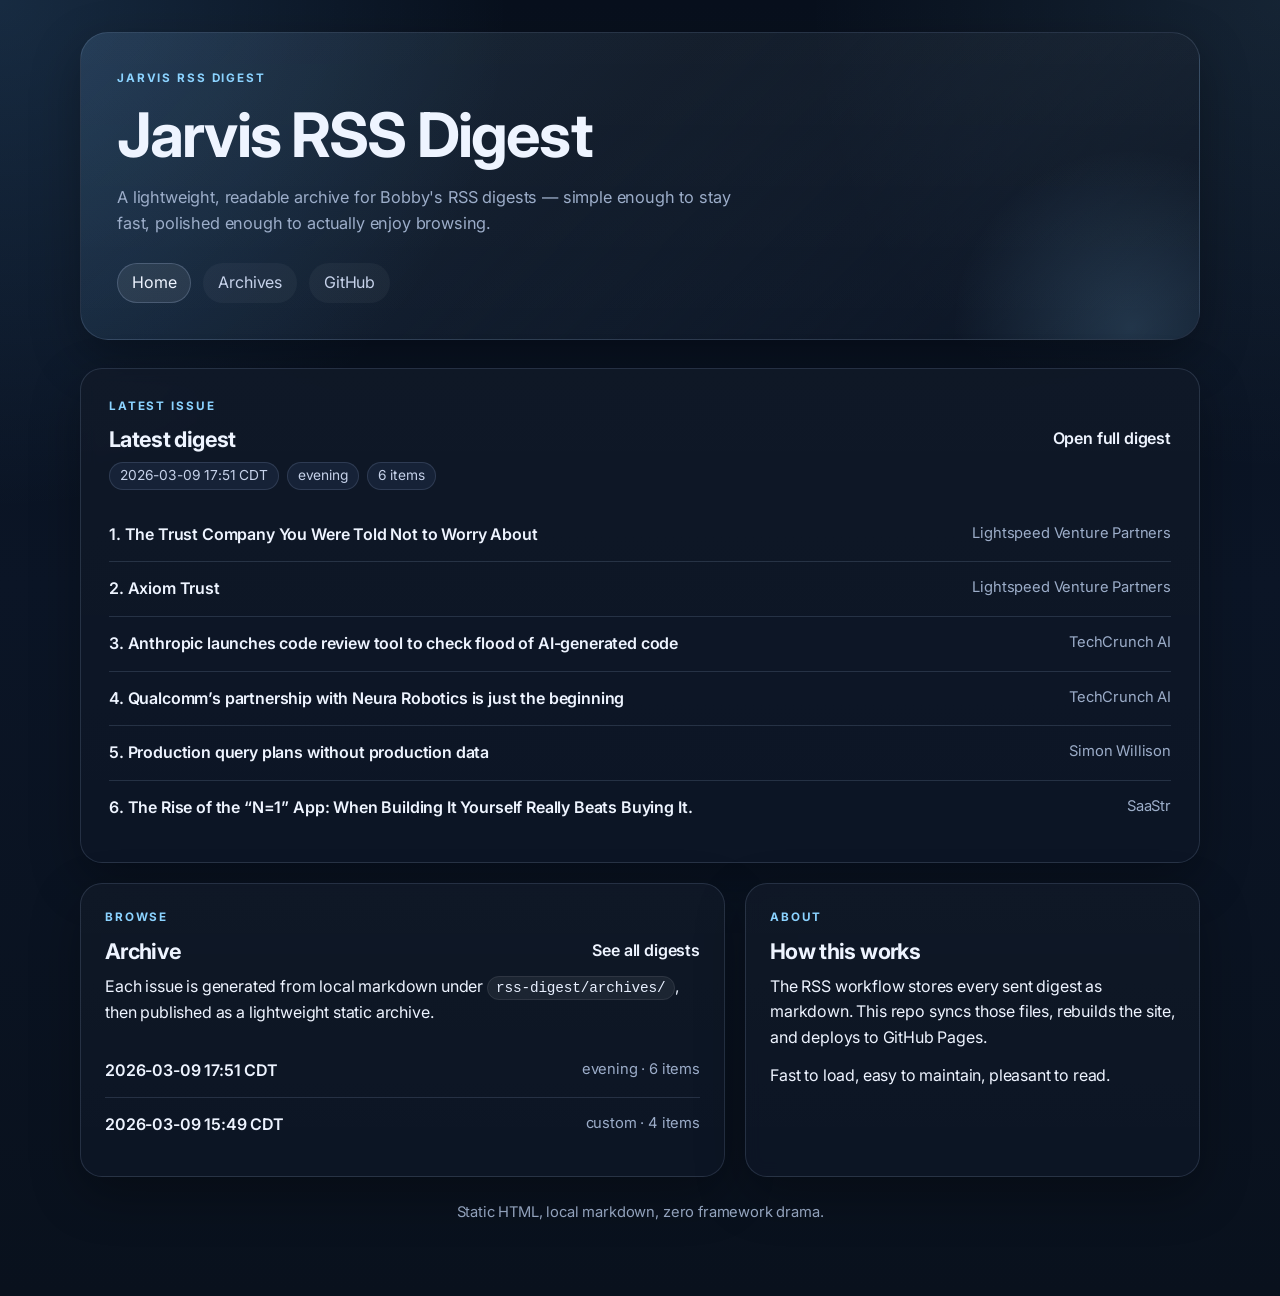
<file: docs/index.html>
<!doctype html>
<html lang="en">
<head>
  <meta charset="utf-8">
  <meta name="viewport" content="width=device-width, initial-scale=1">
  <title>Jarvis RSS Digest</title>
  <meta name="description" content="A lightweight, readable archive for Jarvis RSS digests.">
  <link rel="preconnect" href="https://fonts.googleapis.com">
  <link rel="preconnect" href="https://fonts.gstatic.com" crossorigin>
  <link href="https://fonts.googleapis.com/css2?family=Inter:wght@400;500;600;700;800&display=swap" rel="stylesheet">
  <link rel="stylesheet" href="/assets/style.css">
</head>
<body>
  <div class="wrap">
    <header class="hero">
      <div class="hero-copy">
        <p class="eyebrow">Jarvis RSS Digest</p>
        <h1>Jarvis RSS Digest</h1>
        <p class="sub">A lightweight, readable archive for Bobby's RSS digests — simple enough to stay fast, polished enough to actually enjoy browsing.</p>
      </div>
      
    <nav class="nav">
      <a href="/" class="active">Home</a>
      <a href="/archives/" >Archives</a>
      <a href="https://github.com/JarvisfromBobby/jarvis-rss-digest-site">GitHub</a>
    </nav>
    
    </header>
    <main class="stack">
      
    
        <section class="card latest">
          <div class="section-head">
            <div>
              <p class="eyebrow">Latest issue</p>
              <h2>Latest digest</h2>
            </div>
            <a href="/archives/2026-03-09-1751-evening.html">Open full digest</a>
          </div>
          <div class="meta-line">
            <span class="pill">2026-03-09 17:51 CDT</span>
            <span class="pill">evening</span>
            <span class="pill">6 items</span>
          </div>
          
          <ul class="latest-list"><li><a href="https://lsvp.com/stories/the-trust-company-you-were-told-not-to-worry-about/">1. The Trust Company You Were Told Not to Worry About</a> <span>Lightspeed Venture Partners</span></li><li><a href="https://lsvp.com/company/axiom-trust/">2. Axiom Trust</a> <span>Lightspeed Venture Partners</span></li><li><a href="https://techcrunch.com/2026/03/09/anthropic-launches-code-review-tool-to-check-flood-of-ai-generated-code/">3. Anthropic launches code review tool to check flood of AI-generated code</a> <span>TechCrunch AI</span></li><li><a href="https://techcrunch.com/2026/03/09/qualcomms-partnership-with-neura-robotics-is-just-the-beginning/">4. Qualcomm’s partnership with Neura Robotics is just the beginning</a> <span>TechCrunch AI</span></li><li><a href="https://simonwillison.net/2026/Mar/9/production-query-plans-without-production-data/#atom-everything">5. Production query plans without production data</a> <span>Simon Willison</span></li><li><a href="https://www.saastr.com/the-rise-of-the-n1-app-when-building-it-yourself-really-beats-buying-it/">6. The Rise of the “N=1” App: When Building It Yourself Really Beats Buying It.</a> <span>SaaStr</span></li></ul>
        </section>
        
    <section class="grid">
      <article class="card">
        <div class="section-head">
          <div>
            <p class="eyebrow">Browse</p>
            <h2>Archive</h2>
          </div>
          <a href="/archives/">See all digests</a>
        </div>
        <p>Each issue is generated from local markdown under <code>rss-digest/archives/</code>, then published as a lightweight static archive.</p>
        <ul class="archive-list"><li><a href="/archives/2026-03-09-1751-evening.html">2026-03-09 17:51 CDT</a> <span>evening · 6 items</span></li><li><a href="/archives/2026-03-09-1549-custom.html">2026-03-09 15:49 CDT</a> <span>custom · 4 items</span></li></ul>
      </article>
      <article class="card">
        <p class="eyebrow">About</p>
        <h2>How this works</h2>
        <p>The RSS workflow stores every sent digest as markdown. This repo syncs those files, rebuilds the site, and deploys to GitHub Pages.</p>
        <p>Fast to load, easy to maintain, pleasant to read.</p>
      </article>
    </section>
    
    </main>
    <p class="footer-note">Static HTML, local markdown, zero framework drama.</p>
  </div>
</body>
</html>
</file>
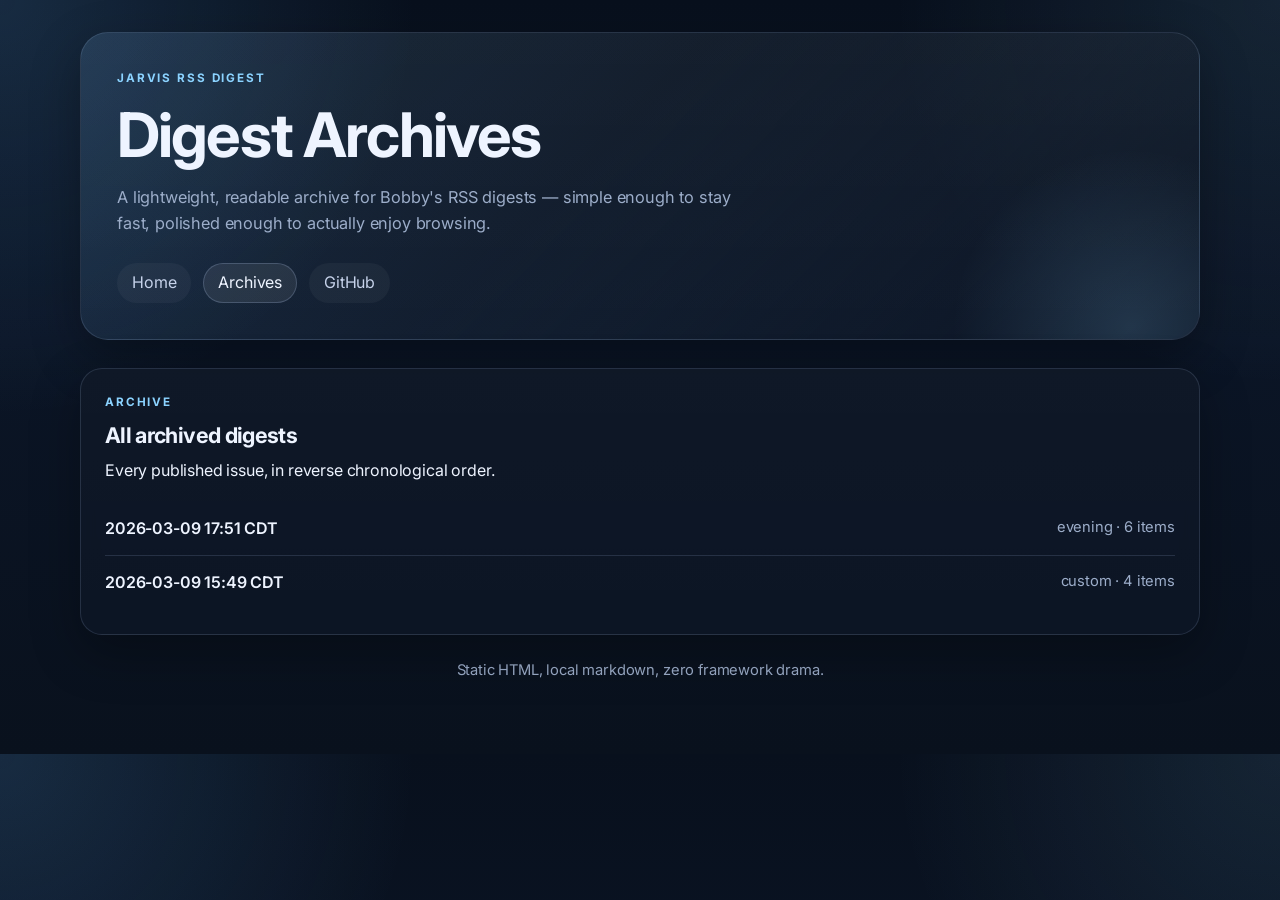
<file: docs/archives/index.html>
<!doctype html>
<html lang="en">
<head>
  <meta charset="utf-8">
  <meta name="viewport" content="width=device-width, initial-scale=1">
  <title>Digest Archives</title>
  <meta name="description" content="A lightweight, readable archive for Jarvis RSS digests.">
  <link rel="preconnect" href="https://fonts.googleapis.com">
  <link rel="preconnect" href="https://fonts.gstatic.com" crossorigin>
  <link href="https://fonts.googleapis.com/css2?family=Inter:wght@400;500;600;700;800&display=swap" rel="stylesheet">
  <link rel="stylesheet" href="/assets/style.css">
</head>
<body>
  <div class="wrap">
    <header class="hero">
      <div class="hero-copy">
        <p class="eyebrow">Jarvis RSS Digest</p>
        <h1>Digest Archives</h1>
        <p class="sub">A lightweight, readable archive for Bobby's RSS digests — simple enough to stay fast, polished enough to actually enjoy browsing.</p>
      </div>
      
    <nav class="nav">
      <a href="/" >Home</a>
      <a href="/archives/" class="active">Archives</a>
      <a href="https://github.com/JarvisfromBobby/jarvis-rss-digest-site">GitHub</a>
    </nav>
    
    </header>
    <main class="stack">
      
    <section class="card">
      <div class="section-head">
        <div>
          <p class="eyebrow">Archive</p>
          <h2>All archived digests</h2>
        </div>
      </div>
      <p>Every published issue, in reverse chronological order.</p>
      <ul class="archive-list"><li><a href="/archives/2026-03-09-1751-evening.html">2026-03-09 17:51 CDT</a><span>evening · 6 items</span></li><li><a href="/archives/2026-03-09-1549-custom.html">2026-03-09 15:49 CDT</a><span>custom · 4 items</span></li></ul>
    </section>
    
    </main>
    <p class="footer-note">Static HTML, local markdown, zero framework drama.</p>
  </div>
</body>
</html>
</file>
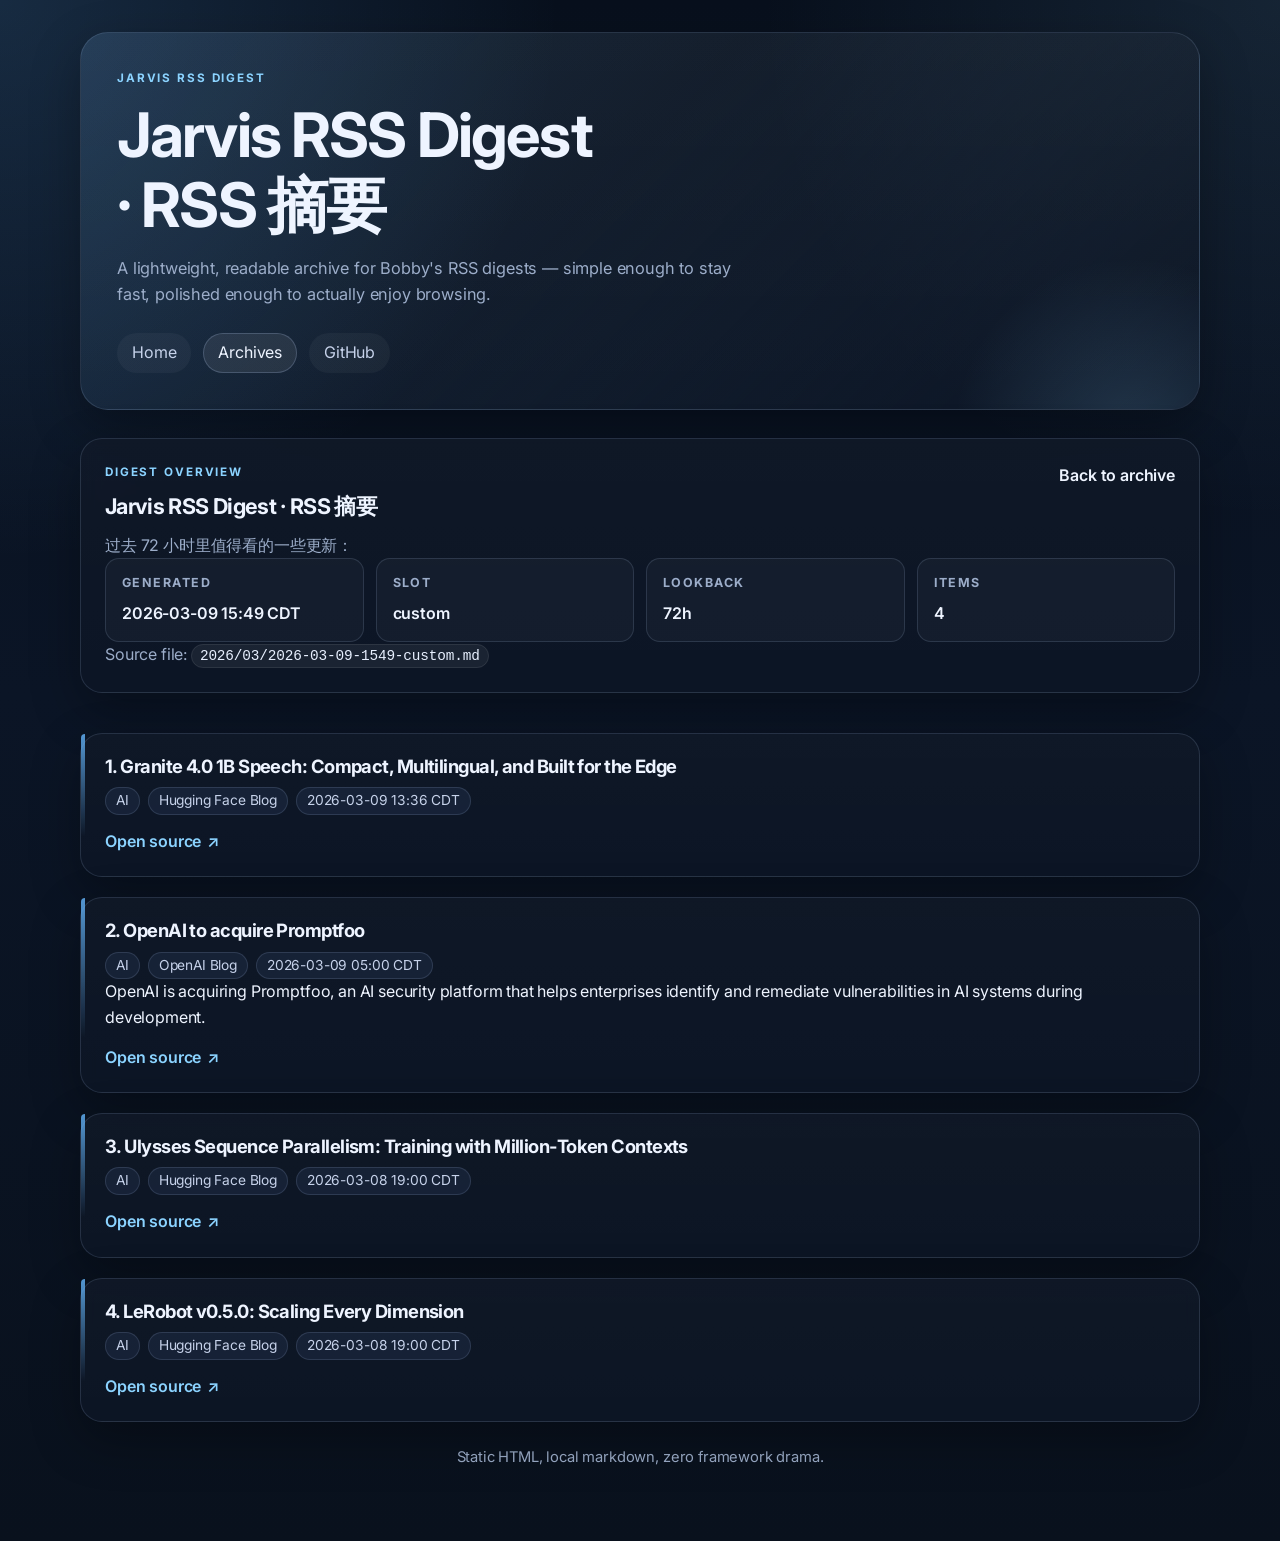
<file: docs/archives/2026-03-09-1549-custom.html>
<!doctype html>
<html lang="en">
<head>
  <meta charset="utf-8">
  <meta name="viewport" content="width=device-width, initial-scale=1">
  <title>Jarvis RSS Digest · RSS 摘要</title>
  <meta name="description" content="A lightweight, readable archive for Jarvis RSS digests.">
  <link rel="preconnect" href="https://fonts.googleapis.com">
  <link rel="preconnect" href="https://fonts.gstatic.com" crossorigin>
  <link href="https://fonts.googleapis.com/css2?family=Inter:wght@400;500;600;700;800&display=swap" rel="stylesheet">
  <link rel="stylesheet" href="/assets/style.css">
</head>
<body>
  <div class="wrap">
    <header class="hero">
      <div class="hero-copy">
        <p class="eyebrow">Jarvis RSS Digest</p>
        <h1>Jarvis RSS Digest · RSS 摘要</h1>
        <p class="sub">A lightweight, readable archive for Bobby's RSS digests — simple enough to stay fast, polished enough to actually enjoy browsing.</p>
      </div>
      
    <nav class="nav">
      <a href="/" >Home</a>
      <a href="/archives/" class="active">Archives</a>
      <a href="https://github.com/JarvisfromBobby/jarvis-rss-digest-site">GitHub</a>
    </nav>
    
    </header>
    <main class="stack">
      
    <section class="card digest-meta">
      <div class="kicker-row">
        <div>
          <p class="eyebrow">Digest overview</p>
          <h2>Jarvis RSS Digest · RSS 摘要</h2>
          <p class="digest-intro">过去 72 小时里值得看的一些更新：</p>
        </div>
        <a class="cta-link" href="/archives/">Back to archive</a>
      </div>
      <div class="stats">
        <div class="stat"><span class="stat-label">Generated</span><span class="stat-value">2026-03-09 15:49 CDT</span></div>
        <div class="stat"><span class="stat-label">Slot</span><span class="stat-value">custom</span></div>
        <div class="stat"><span class="stat-label">Lookback</span><span class="stat-value">72h</span></div>
        <div class="stat"><span class="stat-label">Items</span><span class="stat-value">4</span></div>
      </div>
      <p class="archive-note">Source file: <code>2026/03/2026-03-09-1549-custom.md</code></p>
    </section>
    <section class="list">
        <article class="card item">
          <h3>1. Granite 4.0 1B Speech: Compact, Multilingual, and Built for the Edge</h3>
          <div class="meta-line"><span class="pill">AI</span><span class="pill">Hugging Face Blog</span><span class="pill">2026-03-09 13:36 CDT</span></div>
          
          <p><a class="source-link" href="https://huggingface.co/blog/ibm-granite/granite-4-speech">Open source <span aria-hidden="true">↗</span></a></p>
        </article>
        
        <article class="card item">
          <h3>2. OpenAI to acquire Promptfoo</h3>
          <div class="meta-line"><span class="pill">AI</span><span class="pill">OpenAI Blog</span><span class="pill">2026-03-09 05:00 CDT</span></div>
          <p>OpenAI is acquiring Promptfoo, an AI security platform that helps enterprises identify and remediate vulnerabilities in AI systems during development.</p>
          <p><a class="source-link" href="https://openai.com/index/openai-to-acquire-promptfoo">Open source <span aria-hidden="true">↗</span></a></p>
        </article>
        
        <article class="card item">
          <h3>3. Ulysses Sequence Parallelism: Training with Million-Token Contexts</h3>
          <div class="meta-line"><span class="pill">AI</span><span class="pill">Hugging Face Blog</span><span class="pill">2026-03-08 19:00 CDT</span></div>
          
          <p><a class="source-link" href="https://huggingface.co/blog/ulysses-sp">Open source <span aria-hidden="true">↗</span></a></p>
        </article>
        
        <article class="card item">
          <h3>4. LeRobot v0.5.0: Scaling Every Dimension</h3>
          <div class="meta-line"><span class="pill">AI</span><span class="pill">Hugging Face Blog</span><span class="pill">2026-03-08 19:00 CDT</span></div>
          
          <p><a class="source-link" href="https://huggingface.co/blog/lerobot-release-v050">Open source <span aria-hidden="true">↗</span></a></p>
        </article>
        </section>
    
    </main>
    <p class="footer-note">Static HTML, local markdown, zero framework drama.</p>
  </div>
</body>
</html>
</file>
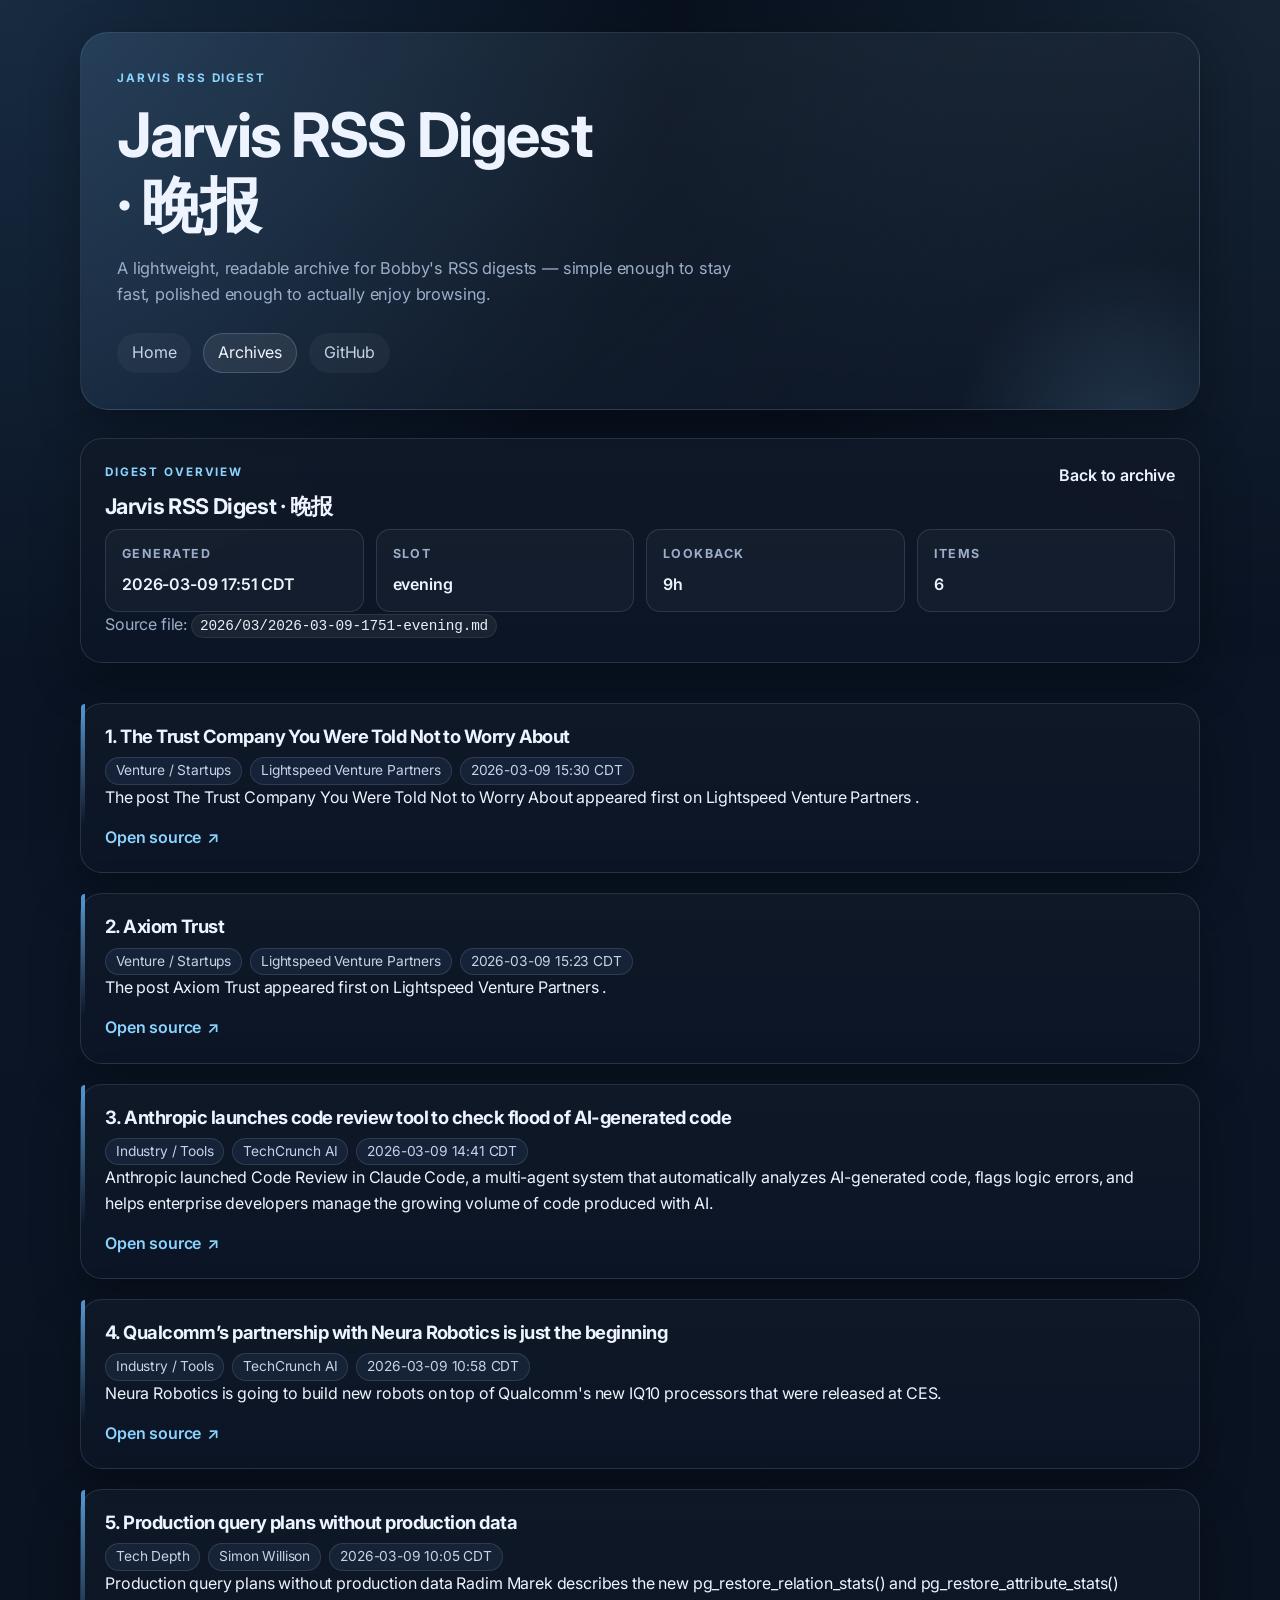
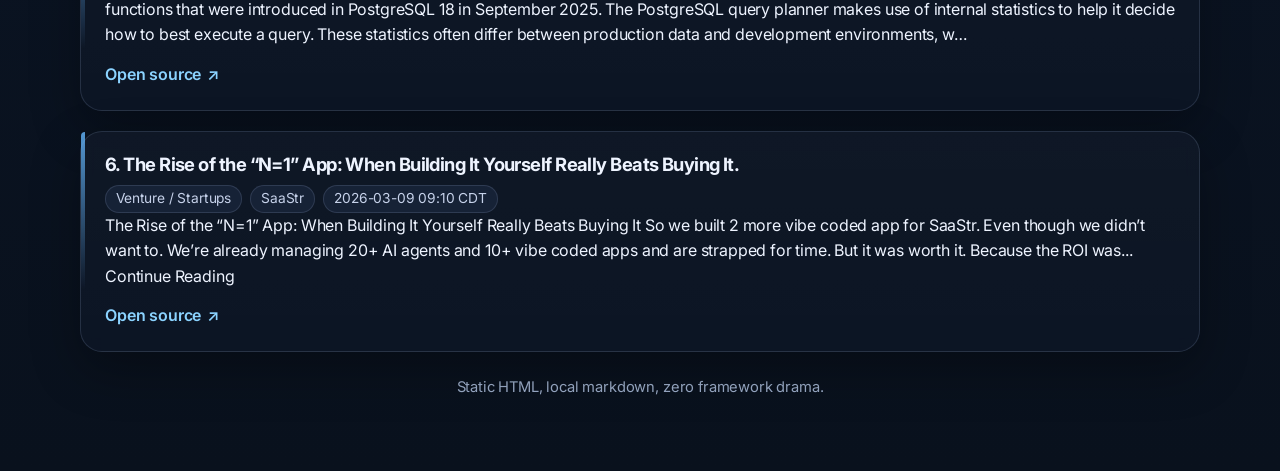
<file: docs/archives/2026-03-09-1751-evening.html>
<!doctype html>
<html lang="en">
<head>
  <meta charset="utf-8">
  <meta name="viewport" content="width=device-width, initial-scale=1">
  <title>Jarvis RSS Digest · 晚报</title>
  <meta name="description" content="A lightweight, readable archive for Jarvis RSS digests.">
  <link rel="preconnect" href="https://fonts.googleapis.com">
  <link rel="preconnect" href="https://fonts.gstatic.com" crossorigin>
  <link href="https://fonts.googleapis.com/css2?family=Inter:wght@400;500;600;700;800&display=swap" rel="stylesheet">
  <link rel="stylesheet" href="/assets/style.css">
</head>
<body>
  <div class="wrap">
    <header class="hero">
      <div class="hero-copy">
        <p class="eyebrow">Jarvis RSS Digest</p>
        <h1>Jarvis RSS Digest · 晚报</h1>
        <p class="sub">A lightweight, readable archive for Bobby's RSS digests — simple enough to stay fast, polished enough to actually enjoy browsing.</p>
      </div>
      
    <nav class="nav">
      <a href="/" >Home</a>
      <a href="/archives/" class="active">Archives</a>
      <a href="https://github.com/JarvisfromBobby/jarvis-rss-digest-site">GitHub</a>
    </nav>
    
    </header>
    <main class="stack">
      
    <section class="card digest-meta">
      <div class="kicker-row">
        <div>
          <p class="eyebrow">Digest overview</p>
          <h2>Jarvis RSS Digest · 晚报</h2>
          
        </div>
        <a class="cta-link" href="/archives/">Back to archive</a>
      </div>
      <div class="stats">
        <div class="stat"><span class="stat-label">Generated</span><span class="stat-value">2026-03-09 17:51 CDT</span></div>
        <div class="stat"><span class="stat-label">Slot</span><span class="stat-value">evening</span></div>
        <div class="stat"><span class="stat-label">Lookback</span><span class="stat-value">9h</span></div>
        <div class="stat"><span class="stat-label">Items</span><span class="stat-value">6</span></div>
      </div>
      <p class="archive-note">Source file: <code>2026/03/2026-03-09-1751-evening.md</code></p>
    </section>
    <section class="list">
        <article class="card item">
          <h3>1. The Trust Company You Were Told Not to Worry About</h3>
          <div class="meta-line"><span class="pill">Venture / Startups</span><span class="pill">Lightspeed Venture Partners</span><span class="pill">2026-03-09 15:30 CDT</span></div>
          <p>The post The Trust Company You Were Told Not to Worry About appeared first on Lightspeed Venture Partners .</p>
          <p><a class="source-link" href="https://lsvp.com/stories/the-trust-company-you-were-told-not-to-worry-about/">Open source <span aria-hidden="true">↗</span></a></p>
        </article>
        
        <article class="card item">
          <h3>2. Axiom Trust</h3>
          <div class="meta-line"><span class="pill">Venture / Startups</span><span class="pill">Lightspeed Venture Partners</span><span class="pill">2026-03-09 15:23 CDT</span></div>
          <p>The post Axiom Trust appeared first on Lightspeed Venture Partners .</p>
          <p><a class="source-link" href="https://lsvp.com/company/axiom-trust/">Open source <span aria-hidden="true">↗</span></a></p>
        </article>
        
        <article class="card item">
          <h3>3. Anthropic launches code review tool to check flood of AI-generated code</h3>
          <div class="meta-line"><span class="pill">Industry / Tools</span><span class="pill">TechCrunch AI</span><span class="pill">2026-03-09 14:41 CDT</span></div>
          <p>Anthropic launched Code Review in Claude Code, a multi-agent system that automatically analyzes AI-generated code, flags logic errors, and helps enterprise developers manage the growing volume of code produced with AI.</p>
          <p><a class="source-link" href="https://techcrunch.com/2026/03/09/anthropic-launches-code-review-tool-to-check-flood-of-ai-generated-code/">Open source <span aria-hidden="true">↗</span></a></p>
        </article>
        
        <article class="card item">
          <h3>4. Qualcomm’s partnership with Neura Robotics is just the beginning</h3>
          <div class="meta-line"><span class="pill">Industry / Tools</span><span class="pill">TechCrunch AI</span><span class="pill">2026-03-09 10:58 CDT</span></div>
          <p>Neura Robotics is going to build new robots on top of Qualcomm&#x27;s new IQ10 processors that were released at CES.</p>
          <p><a class="source-link" href="https://techcrunch.com/2026/03/09/qualcomms-partnership-with-neura-robotics-is-just-the-beginning/">Open source <span aria-hidden="true">↗</span></a></p>
        </article>
        
        <article class="card item">
          <h3>5. Production query plans without production data</h3>
          <div class="meta-line"><span class="pill">Tech Depth</span><span class="pill">Simon Willison</span><span class="pill">2026-03-09 10:05 CDT</span></div>
          <p>Production query plans without production data Radim Marek describes the new pg_restore_relation_stats() and pg_restore_attribute_stats() functions that were introduced in PostgreSQL 18 in September 2025. The PostgreSQL query planner makes use of internal statistics to help it decide how to best execute a query. These statistics often differ between production data and development environments, w…</p>
          <p><a class="source-link" href="https://simonwillison.net/2026/Mar/9/production-query-plans-without-production-data/#atom-everything">Open source <span aria-hidden="true">↗</span></a></p>
        </article>
        
        <article class="card item">
          <h3>6. The Rise of the “N=1” App: When Building It Yourself Really Beats Buying It.</h3>
          <div class="meta-line"><span class="pill">Venture / Startups</span><span class="pill">SaaStr</span><span class="pill">2026-03-09 09:10 CDT</span></div>
          <p>The Rise of the “N=1” App: When Building It Yourself Really Beats Buying It So we built 2 more vibe coded app for SaaStr. Even though we didn’t want to. We’re already managing 20+ AI agents and 10+ vibe coded apps and are strapped for time. But it was worth it. Because the ROI was... Continue Reading</p>
          <p><a class="source-link" href="https://www.saastr.com/the-rise-of-the-n1-app-when-building-it-yourself-really-beats-buying-it/">Open source <span aria-hidden="true">↗</span></a></p>
        </article>
        </section>
    
    </main>
    <p class="footer-note">Static HTML, local markdown, zero framework drama.</p>
  </div>
</body>
</html>
</file>
<file: assets/style.css>
:root {
  color-scheme: dark;
  --bg: #07111f;
  --bg-soft: #0c1728;
  --panel: rgba(10, 19, 35, 0.82);
  --panel-strong: rgba(13, 24, 43, 0.94);
  --panel-muted: rgba(133, 170, 255, 0.08);
  --text: #eef4ff;
  --muted: #9cadc9;
  --muted-strong: #c6d2ea;
  --accent: #8bd3ff;
  --accent-strong: #66b8ff;
  --accent-soft: rgba(139, 211, 255, 0.14);
  --border: rgba(170, 193, 229, 0.16);
  --border-strong: rgba(170, 193, 229, 0.24);
  --shadow: 0 18px 50px rgba(0, 0, 0, 0.30);
  --radius: 22px;
  --radius-sm: 14px;
  --max-width: 1120px;
}

* { box-sizing: border-box; }

html {
  scroll-behavior: smooth;
}

body {
  margin: 0;
  font-family: Inter, ui-sans-serif, system-ui, -apple-system, BlinkMacSystemFont, "Segoe UI", sans-serif;
  line-height: 1.6;
  letter-spacing: -0.01em;
  color: var(--text);
  background:
    radial-gradient(circle at top left, rgba(102, 184, 255, 0.16), transparent 28%),
    radial-gradient(circle at top right, rgba(139, 211, 255, 0.10), transparent 26%),
    linear-gradient(180deg, #08101d 0%, #0b1526 45%, #09111d 100%);
}

a {
  color: var(--accent);
  text-decoration: none;
  transition: color 160ms ease, opacity 160ms ease, border-color 160ms ease, background-color 160ms ease, transform 160ms ease;
}

a:hover {
  color: #b4e5ff;
}

img {
  max-width: 100%;
}

.wrap {
  width: min(calc(100% - 32px), var(--max-width));
  margin: 0 auto;
  padding: 32px 0 72px;
}

.hero {
  position: relative;
  margin-bottom: 28px;
  padding: 36px;
  border: 1px solid var(--border);
  border-radius: calc(var(--radius) + 6px);
  background:
    linear-gradient(180deg, rgba(255,255,255,0.03), rgba(255,255,255,0.01)),
    linear-gradient(135deg, rgba(102, 184, 255, 0.12), rgba(139, 211, 255, 0.04) 45%, rgba(10, 19, 35, 0.90));
  box-shadow: var(--shadow);
  overflow: hidden;
}

.hero::after {
  content: "";
  position: absolute;
  inset: auto -10% -55% auto;
  width: 360px;
  height: 360px;
  border-radius: 50%;
  background: radial-gradient(circle, rgba(139, 211, 255, 0.16), transparent 70%);
  pointer-events: none;
}

.eyebrow {
  margin: 0 0 12px;
  color: var(--accent);
  text-transform: uppercase;
  letter-spacing: 0.16em;
  font-size: 0.73rem;
  font-weight: 700;
}

.hero h1,
h2,
h3 {
  margin: 0;
  line-height: 1.15;
  letter-spacing: -0.03em;
}

.hero h1 {
  max-width: 12ch;
  font-size: clamp(2.5rem, 4.8vw, 4.4rem);
}

.sub {
  max-width: 62ch;
  margin: 14px 0 0;
  font-size: 1.02rem;
  color: var(--muted-strong);
}

.hero-copy {
  max-width: 760px;
}

.nav {
  display: flex;
  flex-wrap: wrap;
  gap: 12px;
  margin-top: 26px;
}

.nav a {
  display: inline-flex;
  align-items: center;
  min-height: 40px;
  padding: 0 14px;
  border: 1px solid transparent;
  border-radius: 999px;
  color: var(--muted-strong);
  background: rgba(255,255,255,0.04);
}

.nav a:hover,
.nav a.active {
  color: var(--text);
  background: rgba(255,255,255,0.08);
  border-color: var(--border-strong);
}

.stack {
  display: grid;
  gap: 20px;
}

.grid,
.list {
  display: grid;
  gap: 20px;
}

.grid {
  grid-template-columns: repeat(12, minmax(0, 1fr));
}

.grid > .card:first-child {
  grid-column: span 7;
}

.grid > .card:last-child {
  grid-column: span 5;
}

.card {
  position: relative;
  padding: 24px;
  border: 1px solid var(--border);
  border-radius: var(--radius);
  background:
    linear-gradient(180deg, rgba(255,255,255,0.025), rgba(255,255,255,0.01)),
    var(--panel);
  box-shadow: var(--shadow);
  backdrop-filter: blur(8px);
}

.card h2 {
  margin-bottom: 10px;
  font-size: 1.35rem;
}

.card h3 {
  font-size: 1.15rem;
  margin-bottom: 8px;
}

p {
  margin: 0;
}

p + p {
  margin-top: 12px;
}

.meta,
.sub,
.archive-list span,
.latest-list span,
.digest-kicker,
.digest-intro,
.archive-note {
  color: var(--muted);
}

.meta {
  font-size: 0.95rem;
}

.meta-line {
  display: flex;
  flex-wrap: wrap;
  gap: 8px;
  margin: 10px 0 0;
}

.pill {
  display: inline-flex;
  align-items: center;
  padding: 6px 10px;
  border: 1px solid var(--border);
  border-radius: 999px;
  background: var(--panel-muted);
  color: var(--muted-strong);
  font-size: 0.86rem;
  line-height: 1;
}

.kicker-row {
  display: flex;
  flex-wrap: wrap;
  justify-content: space-between;
  gap: 14px;
  align-items: flex-start;
}

.digest-intro {
  max-width: 70ch;
  margin-top: 14px;
  font-size: 1rem;
}

.stats {
  display: grid;
  grid-template-columns: repeat(4, minmax(0, 1fr));
  gap: 12px;
}

.stat {
  padding: 14px 16px;
  border-radius: var(--radius-sm);
  border: 1px solid var(--border);
  background: rgba(255,255,255,0.03);
}

.stat-label {
  display: block;
  margin-bottom: 8px;
  font-size: 0.78rem;
  font-weight: 700;
  text-transform: uppercase;
  letter-spacing: 0.12em;
  color: var(--muted);
}

.stat-value {
  display: block;
  color: var(--text);
  font-size: 1rem;
  font-weight: 600;
}

.section-head {
  display: flex;
  justify-content: space-between;
  align-items: flex-end;
  gap: 14px;
  margin-bottom: 10px;
}

.section-head h2 {
  margin-bottom: 0;
}

.section-head a,
.cta-link {
  color: var(--text);
  font-weight: 600;
}

.section-head a:hover,
.cta-link:hover {
  color: var(--accent);
}

.latest {
  padding: 28px;
}

.list {
  margin-top: 20px;
}

.item {
  padding: 22px 24px;
}

.item::before {
  content: "";
  position: absolute;
  inset: 0 auto 0 0;
  width: 4px;
  border-radius: 22px 0 0 22px;
  background: linear-gradient(180deg, var(--accent-strong), transparent 72%);
  opacity: 0.8;
}

.item p:last-child {
  margin-top: 14px;
}

.source-link {
  display: inline-flex;
  align-items: center;
  gap: 6px;
  font-weight: 600;
}

.archive-list,
.latest-list {
  list-style: none;
  padding: 0;
  margin: 18px 0 0;
}

.archive-list li,
.latest-list li {
  display: flex;
  justify-content: space-between;
  gap: 16px;
  align-items: flex-start;
  padding: 14px 0;
  border-bottom: 1px solid var(--border);
}

.archive-list li:last-child,
.latest-list li:last-child {
  border-bottom: none;
}

.archive-list a,
.latest-list a {
  color: var(--text);
  font-weight: 600;
}

.archive-list a:hover,
.latest-list a:hover {
  color: var(--accent);
}

.latest-list span,
.archive-list span {
  flex-shrink: 0;
  text-align: right;
  font-size: 0.92rem;
}

code {
  padding: 3px 8px;
  border: 1px solid rgba(255,255,255,0.08);
  border-radius: 999px;
  background: rgba(255,255,255,0.06);
  color: #e8f0ff;
  font-family: ui-monospace, SFMono-Regular, Menlo, Monaco, Consolas, monospace;
  font-size: 0.9em;
}

.footer-note {
  margin-top: 24px;
  text-align: center;
  color: var(--muted);
  font-size: 0.92rem;
}

@media (max-width: 900px) {
  .grid > .card:first-child,
  .grid > .card:last-child {
    grid-column: 1 / -1;
  }

  .stats {
    grid-template-columns: repeat(2, minmax(0, 1fr));
  }
}

@media (max-width: 640px) {
  .wrap {
    width: min(calc(100% - 24px), var(--max-width));
    padding: 18px 0 48px;
  }

  .hero,
  .card,
  .latest {
    padding: 20px;
    border-radius: 18px;
  }

  .hero h1 {
    max-width: none;
    font-size: clamp(2.1rem, 10vw, 3rem);
  }

  .nav {
    gap: 10px;
  }

  .nav a {
    min-height: 38px;
    padding: 0 12px;
  }

  .section-head,
  .archive-list li,
  .latest-list li,
  .kicker-row {
    display: block;
  }

  .section-head a,
  .latest-list span,
  .archive-list span {
    display: block;
    margin-top: 8px;
    text-align: left;
  }

  .stats {
    grid-template-columns: 1fr;
  }

  .item {
    padding-left: 20px;
  }
}
</file>
